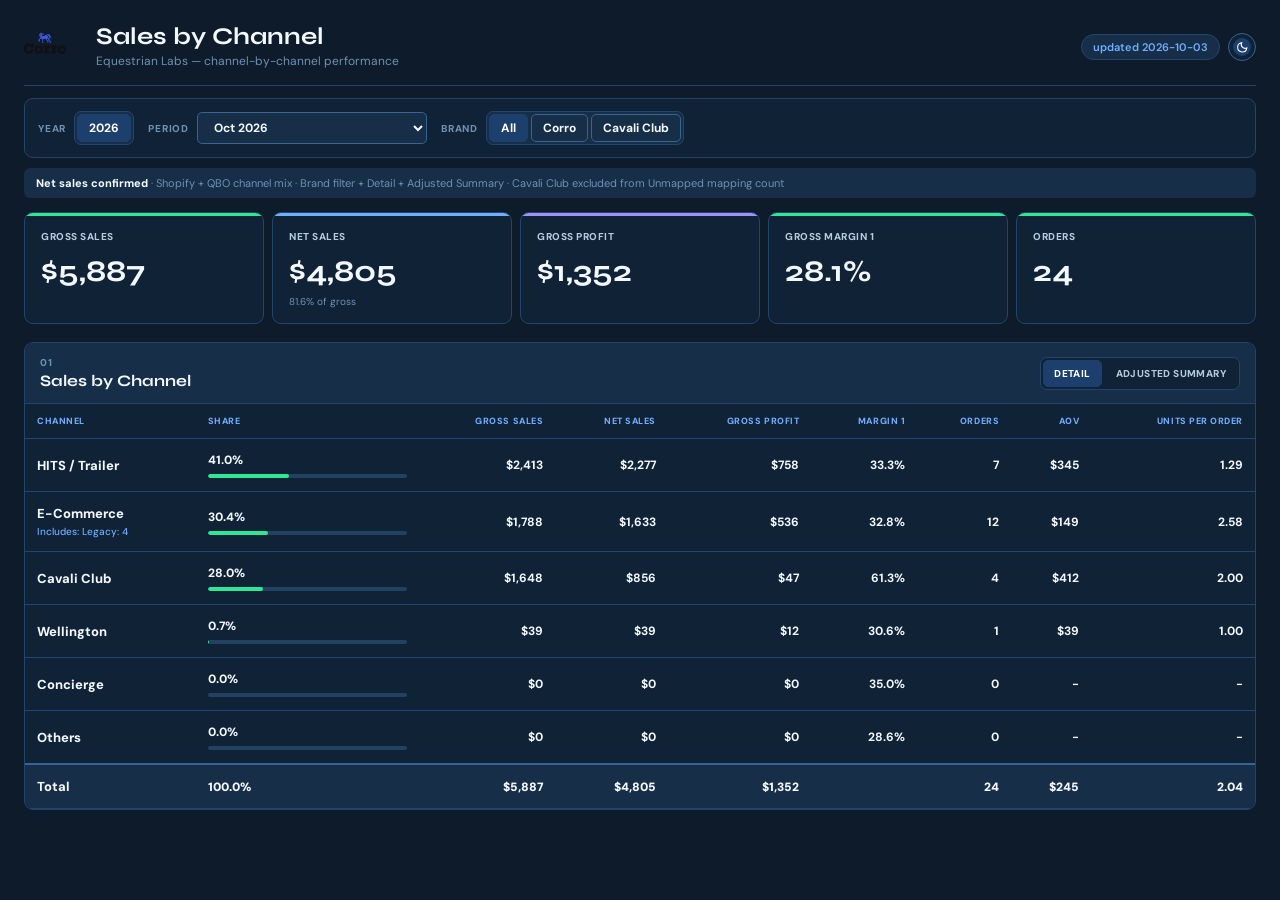
<file: index.html>
<!DOCTYPE html>
<html lang="en">
<head>
<meta charset="UTF-8">
<meta name="viewport" content="width=device-width, initial-scale=1.0">
<title>Sales by Channel — Equestrian Labs</title>
<link rel="icon" type="image/png" href="corro_logo.png">
<link rel="preconnect" href="https://fonts.googleapis.com">
<link href="https://fonts.googleapis.com/css2?family=Syne:wght@500;600;700&family=DM+Sans:opsz,wght@9..40,400;9..40,500;9..40,600&display=swap" rel="stylesheet">
<link rel="stylesheet" href="styles.css?v=17">
</head>
<body data-theme="dark">
<main class="wrap report-wrap">

  <header class="masthead">
    <div class="brand-lockup">
      <img class="report-logo" src="corro_logo.png" alt="Corro" width="58" height="42" style="width:58px;height:42px;max-width:58px;max-height:42px;object-fit:contain;object-position:left center;display:block">
      <div>
        <h1>Sales by Channel</h1>
        <p class="sub" id="brandSubtitle">Equestrian Labs — channel-by-channel performance</p>
      </div>
    </div>
    <div class="masthead-right">
      <div class="updated" id="updatedLabel">updated —</div>
      <button class="toggle" id="themeToggle" aria-label="Switch between light and dark mode" aria-pressed="true"><span class="knob" id="themeKnob"></span></button>
    </div>
  </header>

  <div class="controls panel-control">
    <div class="filter-bar">
      <div class="control-group">
        <span class="control-label">Year</span>
        <div id="yearButtons" class="btn-group"></div>
      </div>
      <div class="control-group">
        <span class="control-label">Period</span>
        <select id="monthSelect" class="month-select"></select>
      </div>
      <div class="control-group">
        <span class="control-label">Brand</span>
        <div class="btn-group brand-group" role="group" aria-label="Brand filter">
          <button class="brand-btn active" type="button" data-brand="all" aria-pressed="true" onclick="selectBrand('all')">All</button>
          <button class="brand-btn" type="button" data-brand="corro" aria-pressed="false" onclick="selectBrand('corro')">Corro</button>
          <button class="brand-btn" type="button" data-brand="cavali" aria-pressed="false" onclick="selectBrand('cavali')">Cavali Club</button>
        </div>
      </div>
    </div>
  </div>

  <div class="info-strip"><span>Net sales confirmed</span> · Shopify + QBO channel mix · Brand filter + Detail + Adjusted Summary · Cavali Club excluded from Unmapped mapping count</div>

  <section class="kpis" id="kpiRow"></section>

  <section class="data-panel">
    <div class="table-head-row">
      <div>
        <div class="sec-kicker">01</div>
        <h2>Sales by Channel</h2>
      </div>
      <div class="view-tabs" role="tablist" aria-label="Sales by channel views">
        <button class="view-tab active" id="detailTab" type="button" role="tab" aria-selected="true" aria-controls="detailView">Detail</button>
        <button class="view-tab" id="summaryTab" type="button" role="tab" aria-selected="false" aria-controls="summaryView">Adjusted Summary</button>
      </div>
    </div>
    <div class="table-wrap tab-view active" id="detailView" role="tabpanel" aria-labelledby="detailTab">
      <table>
        <thead>
          <tr>
            <th>Channel</th>
            <th class="share-cell">Share</th>
            <th>Gross Sales</th>
            <th>Net Sales</th>
            <th>Gross Profit</th>
            <th>Margin 1</th>
            <th>Orders</th>
            <th>AOV</th>
            <th>Units per Order</th>
          </tr>
        </thead>
        <tbody id="tableBody"></tbody>
        <tfoot id="tableFoot"></tfoot>
      </table>
    </div>
    <div class="table-wrap tab-view" id="summaryView" role="tabpanel" aria-labelledby="summaryTab" hidden>
      <table class="summary-table">
        <thead>
          <tr>
            <th>Channel</th>
            <th>Sales</th>
            <th class="share-cell">% Share</th>
          </tr>
        </thead>
        <tbody id="summaryTableBody"></tbody>
        <tfoot id="summaryTableFoot"></tfoot>
      </table>
      <p class="methodology-note" id="methodologyNote"></p>
    </div>
  </section>

</main>

<script src="app.js?v=9"></script>
</body>
</html>
</file>
<file: styles.css>
:root,
[data-theme="light"] {
  --bg: #edf3f8;
  --sf: #ffffff;
  --sf2: #f6f9fc;
  --sf3: #e6eef6;
  --bd: #c7d8e8;
  --bd2: #8fb0d0;
  --tx: #07182b;
  --tx2: #284762;
  --tx3: #6c88a4;
  --gr: #0d7a58;
  --pu: #4c46b6;
  --bl: #145aa8;
  --navy: #12385f;
  --shadow: 0 18px 42px rgba(21, 47, 74, .08);
  color-scheme: light;
}

[data-theme="dark"] {
  --bg: #0d1b2a;
  --sf: #0f2236;
  --sf2: #162e48;
  --sf3: #234261;
  --bd: #24456b;
  --bd2: #376493;
  --tx: #f3f8ff;
  --tx2: #b5cbe0;
  --tx3: #6f91b2;
  --gr: #2ee896;
  --pu: #a090ff;
  --bl: #72aeff;
  --navy: #1c3f6e;
  --shadow: none;
  color-scheme: dark;
}

* { box-sizing: border-box; }
html, body { margin: 0; padding: 0; min-height: 100%; }
body {
  background: var(--bg);
  color: var(--tx);
  font-family: "DM Sans", system-ui, sans-serif;
  transition: background .2s ease, color .2s ease;
}

.wrap {
  width: min(1380px, calc(100% - 48px));
  margin: 0 auto;
  padding: 24px 0 54px;
}

.masthead {
  display: flex;
  align-items: center;
  justify-content: space-between;
  gap: 16px;
  margin-bottom: 12px;
  padding-bottom: 16px;
  border-bottom: 1px solid var(--bd);
}

.brand-lockup { display: flex; align-items: center; gap: 14px; min-width: 0; }
.report-logo {
  width: 58px;
  height: 42px;
  object-fit: contain;
  object-position: left center;
  flex: 0 0 auto;
}
.masthead h1 {
  margin: 0 0 4px;
  color: var(--tx);
  font: 700 24px/1.05 "Syne", system-ui, sans-serif;
}
.masthead .sub { margin: 0; color: var(--tx3); font-size: 12px; }
.masthead-right { display: flex; align-items: center; gap: 8px; }
.updated {
  white-space: nowrap;
  color: var(--bl);
  background: var(--sf2);
  border: 1px solid var(--bd);
  border-radius: 20px;
  padding: 5px 11px;
  font-size: 11px;
  font-weight: 600;
}

.toggle {
  position: relative;
  width: 28px;
  height: 28px;
  border: 1px solid var(--bd2);
  border-radius: 50%;
  background: var(--sf);
  cursor: pointer;
  padding: 0;
}
.toggle .knob {
  position: absolute;
  inset: 4px;
  display: grid;
  place-items: center;
  border-radius: 50%;
  background: var(--gr);
}
.toggle .knob svg { width: 13px; height: 13px; stroke: #fff; fill: none; stroke-width: 2; }
[data-theme="dark"] .toggle .knob { background: var(--navy); }

.panel-control {
  margin: 0 0 10px;
  padding: 12px 13px;
  background: var(--sf);
  border: 1px solid var(--bd);
  border-radius: 9px;
  box-shadow: var(--shadow);
}
.filter-bar { display: flex; align-items: center; gap: 14px; flex-wrap: wrap; }
.control-group { display: flex; align-items: center; gap: 8px; }
.control-label {
  color: var(--tx3);
  font-size: 10px;
  font-weight: 800;
  letter-spacing: .08em;
  text-transform: uppercase;
}
.btn-group {
  display: flex;
  gap: 3px;
  padding: 2px;
  background: var(--sf2);
  border: 1px solid var(--bd);
  border-radius: 7px;
}
.year-btn,
.brand-btn,
.month-select {
  color: var(--tx);
  background: var(--sf2);
  border: 1px solid var(--bd2);
  border-radius: 5px;
  font: 700 12px "DM Sans", system-ui, sans-serif;
}
.year-btn,
.brand-btn { padding: 5px 11px; cursor: pointer; }
.year-btn.active,
.brand-btn.active {
  color: #fff;
  background: var(--navy);
  border-color: var(--navy);
}
.month-select { min-width: 230px; padding: 6px 12px; }

.info-strip {
  margin-bottom: 14px;
  padding: 8px 12px;
  color: var(--tx3);
  background: var(--sf2);
  border-radius: 6px;
  font-size: 11px;
}
.info-strip span { color: var(--tx); font-weight: 800; }

.kpis {
  display: grid;
  grid-template-columns: repeat(auto-fit, minmax(180px, 1fr));
  gap: 8px;
  margin-bottom: 18px;
}
.kpi {
  position: relative;
  min-height: 112px;
  padding: 17px 16px 15px;
  overflow: hidden;
  background: var(--sf);
  border: 1px solid var(--bd);
  border-radius: 9px;
  box-shadow: var(--shadow);
}
.kpi::before { content: ""; position: absolute; inset: 0 0 auto; height: 3px; background: var(--gr); }
.kpi:nth-child(2)::before { background: var(--bl); }
.kpi:nth-child(3)::before { background: var(--pu); }
.kpi-label {
  margin-bottom: 13px;
  color: var(--tx2);
  font-size: 10px;
  font-weight: 800;
  letter-spacing: .05em;
  text-transform: uppercase;
}
.kpi-value {
  color: var(--tx);
  font: 700 30px/1 "Syne", system-ui, sans-serif;
}
.kpi-sub { margin-top: 9px; color: var(--tx3); font-size: 10px; }

.data-panel {
  overflow: hidden;
  background: var(--sf);
  border: 1px solid var(--bd);
  border-radius: 9px;
  box-shadow: var(--shadow);
}
.table-head-row {
  display: flex;
  align-items: center;
  justify-content: space-between;
  gap: 12px;
  padding: 13px 15px;
  background: var(--sf2);
  border-bottom: 1px solid var(--bd);
}
.sec-kicker,
.panel-meta {
  color: var(--tx3);
  font-size: 10px;
  font-weight: 800;
  letter-spacing: .1em;
  text-transform: uppercase;
}
.table-head-row h2 {
  margin: 2px 0 0;
  color: var(--tx);
  font: 700 16px "Syne", system-ui, sans-serif;
}
.view-tabs {
  display: flex;
  gap: 3px;
  padding: 2px;
  background: var(--sf);
  border: 1px solid var(--bd);
  border-radius: 7px;
}
.view-tab {
  color: var(--tx2);
  background: transparent;
  border: 1px solid transparent;
  border-radius: 5px;
  padding: 6px 10px;
  cursor: pointer;
  font: 800 10px "DM Sans", system-ui, sans-serif;
  letter-spacing: .04em;
  text-transform: uppercase;
}
.view-tab.active {
  color: #fff;
  background: var(--navy);
  border-color: var(--navy);
}
.tab-view:not(.active) { display: none; }
.table-wrap { overflow: auto; }
table { width: 100%; min-width: 900px; border-collapse: collapse; font-size: 12px; }
.summary-table { min-width: 520px; }
th {
  padding: 11px 12px;
  color: var(--bl);
  border-bottom: 1px solid var(--bd);
  font-size: 9px;
  font-weight: 800;
  letter-spacing: .06em;
  text-align: right;
  text-transform: uppercase;
  white-space: nowrap;
}
th:first-child,
th:nth-child(2) { text-align: left; }
.summary-table th:nth-child(2) { text-align: right; }
.summary-table th:nth-child(3) { text-align: left; }
td {
  padding: 13px 12px;
  color: var(--tx);
  border-bottom: 1px solid var(--bd);
  text-align: right;
  white-space: nowrap;
  font-weight: 700;
}
td:first-child {
  text-align: left;
  font-size: 13px;
  font-weight: 800;
}
tbody tr:hover td { background: var(--sf2); }
.channel-note {
  display: block;
  margin-top: 3px;
  color: var(--bl);
  font-size: 10px;
  font-weight: 500;
  white-space: normal;
}
.methodology-note {
  margin: 0;
  padding: 12px 15px 14px;
  color: var(--tx3);
  background: var(--sf2);
  border-top: 1px solid var(--bd);
  font-size: 11px;
  line-height: 1.45;
}
.share-cell { min-width: 150px; text-align: left !important; }
.share-pct { color: var(--tx); font-weight: 800; }
.share-bar-track {
  height: 4px;
  margin-top: 6px;
  overflow: hidden;
  background: var(--sf3);
  border-radius: 2px;
}
.share-bar-fill { height: 100%; background: var(--gr); border-radius: 2px; }
tfoot td {
  color: var(--tx);
  background: var(--sf2);
  border-top: 2px solid var(--bd2);
  font-weight: 900;
}

@media (max-width: 900px) {
  .wrap { width: auto; padding: 18px 14px 54px; }
  .masthead { align-items: flex-start; }
  .kpis { grid-template-columns: repeat(2, 1fr); }
}

@media (max-width: 560px) {
  .masthead { display: block; }
  .masthead-right { margin-top: 10px; }
  .kpis { grid-template-columns: 1fr; }
  .control-group { align-items: flex-start; flex-direction: column; }
  .filter-bar { width: 100%; }
  .month-select { min-width: 0; width: 100%; }
}

.brand-group { flex-wrap: wrap; }
.cavali-summary-row td:first-child::after {
  content: "excluded from Unmapped";
  display: inline-block;
  margin-left: 8px;
  padding: 2px 6px;
  color: var(--tx3);
  background: var(--sf3);
  border-radius: 999px;
  font-size: 9px;
  font-weight: 700;
  letter-spacing: .02em;
  vertical-align: middle;
}
</file>
